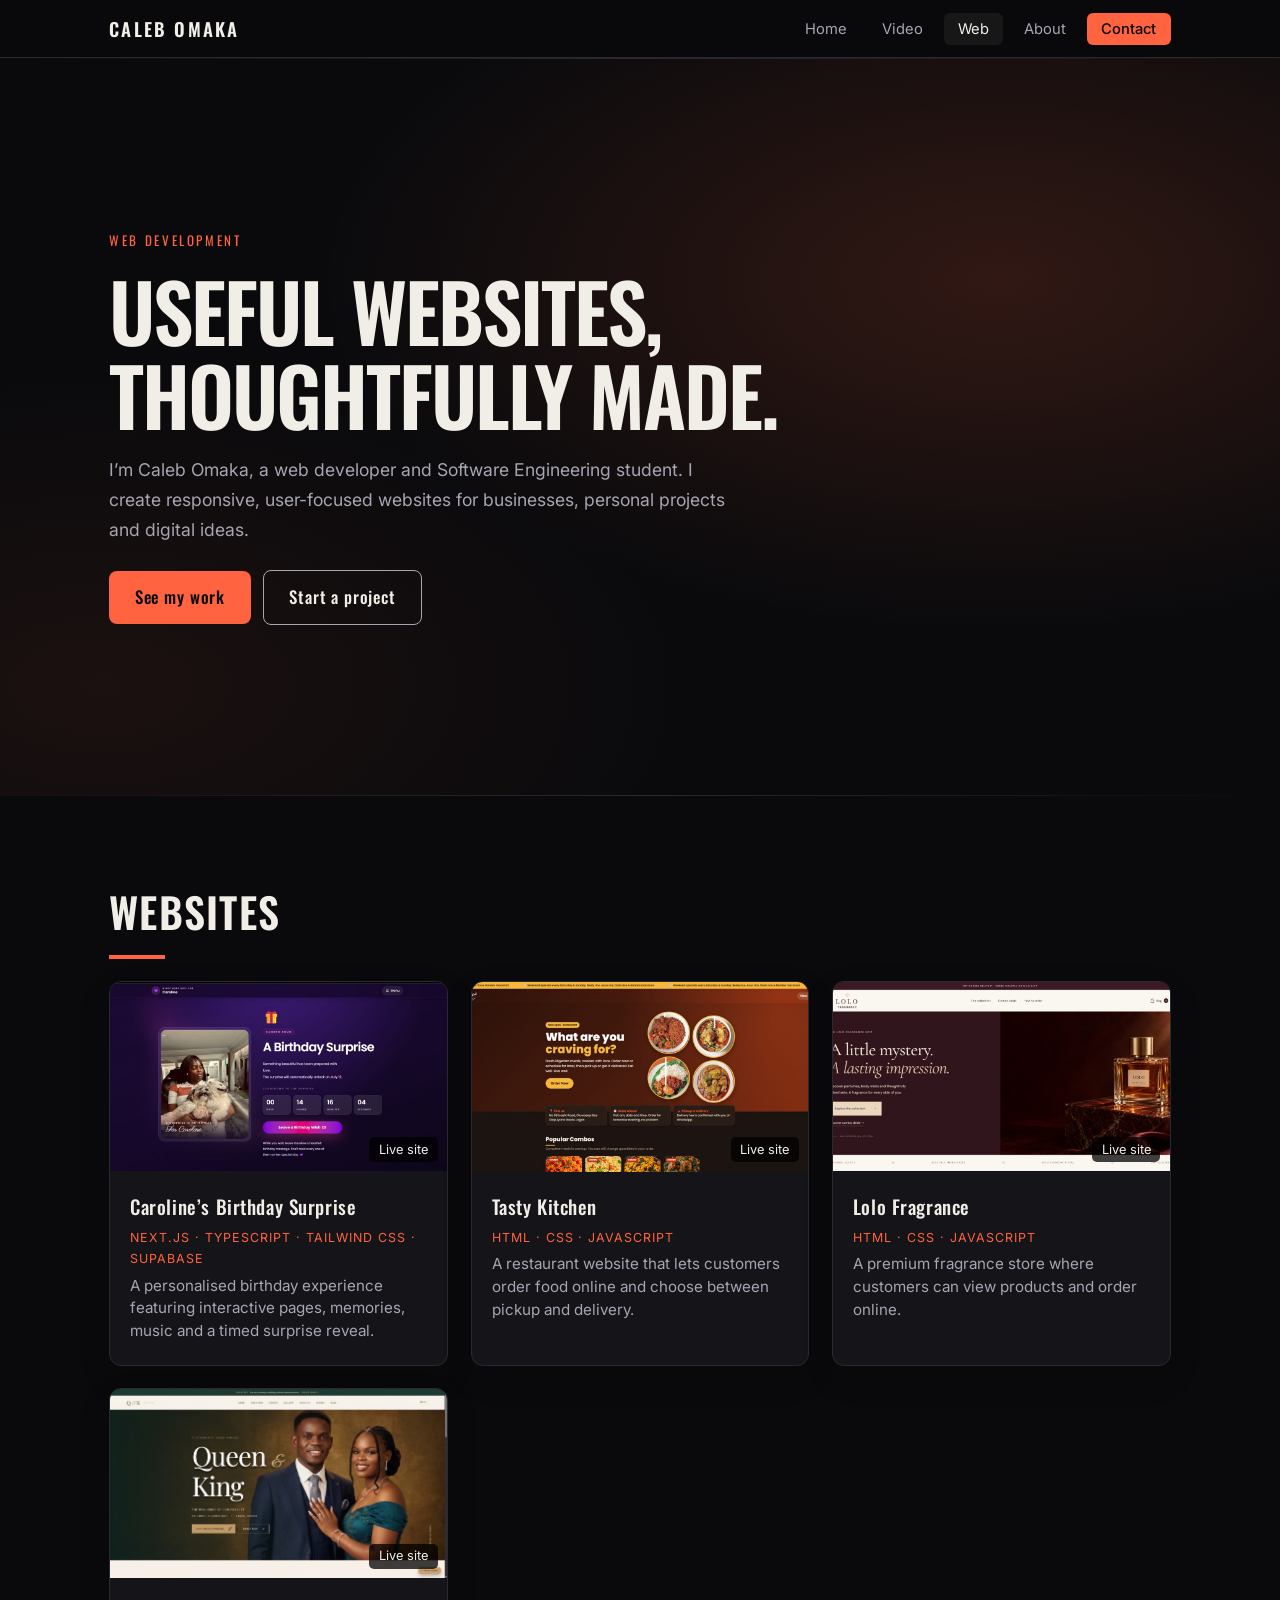
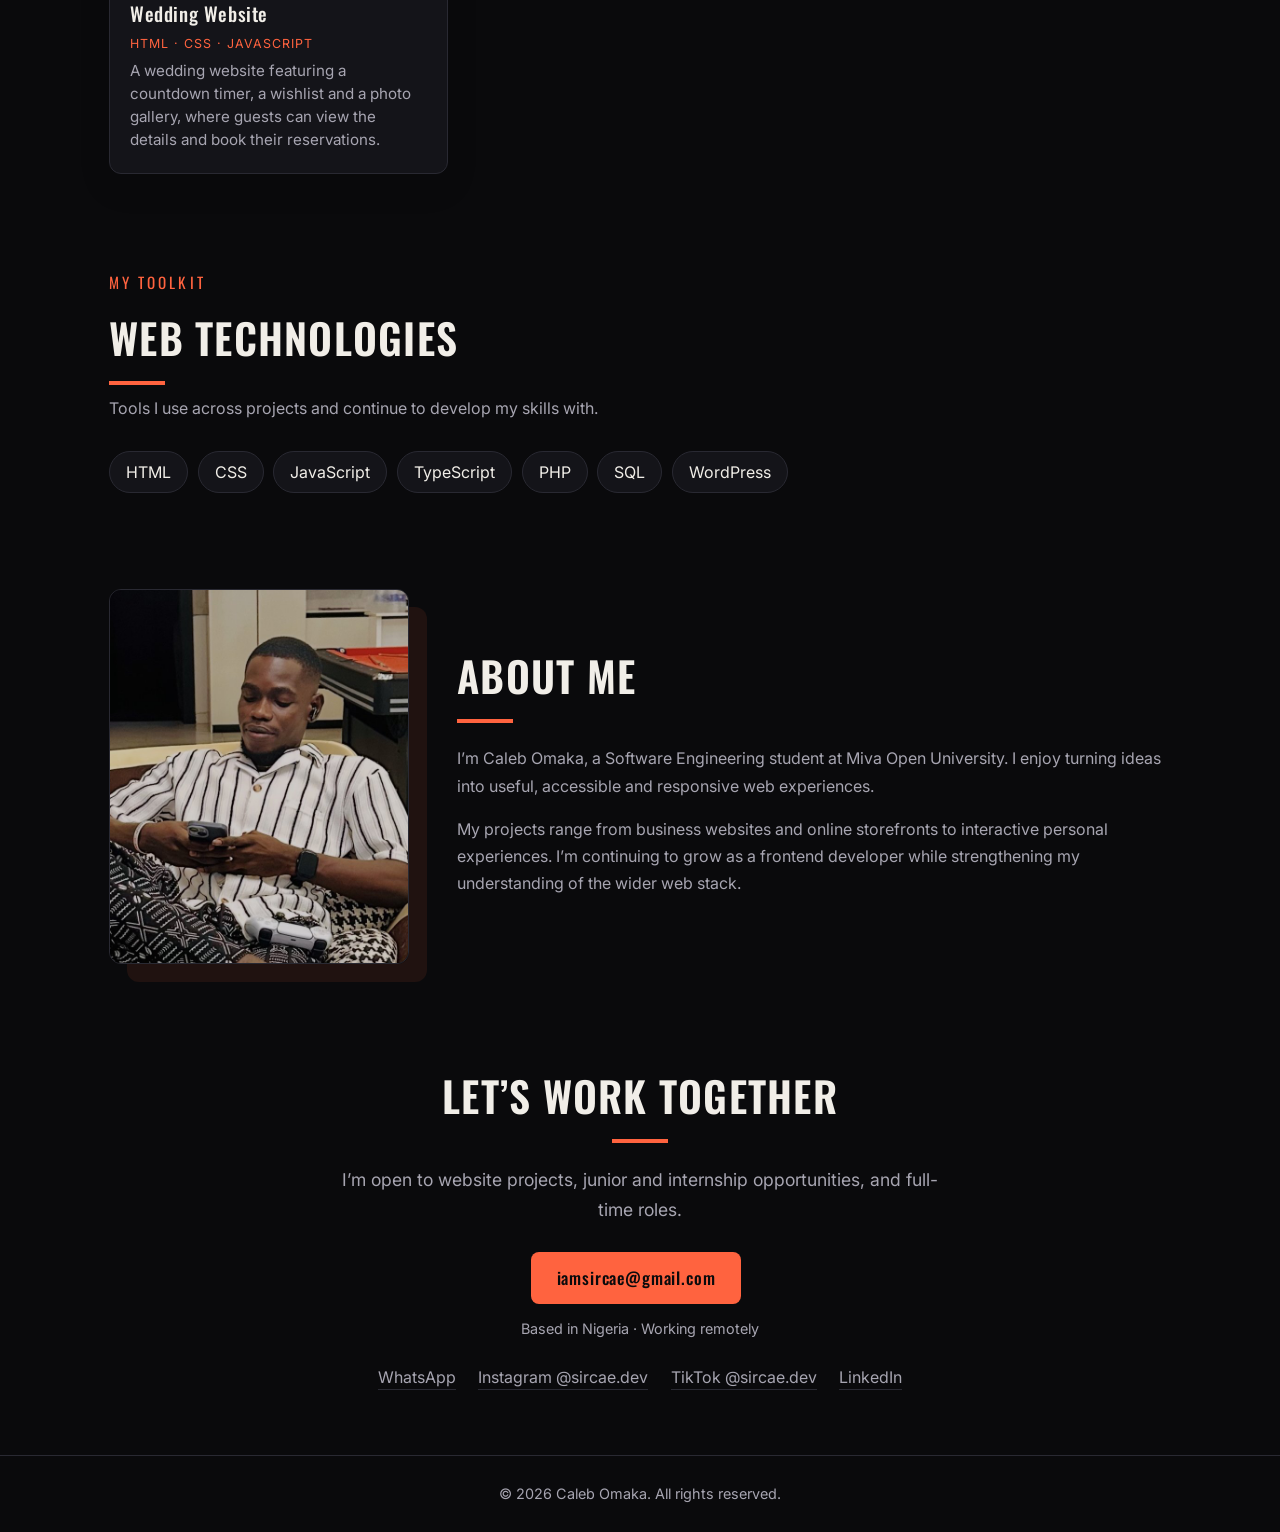
<file: web.html>
<!DOCTYPE html>
<html lang="en">
 <head>
  <meta charset="utf-8"/>
  <meta content="width=device-width, initial-scale=1" name="viewport"/>
  <meta content="#0A0A0C" name="theme-color"/>
  <meta content="Websites built by Caleb Omaka: restaurants, stores and personal projects." name="description"/>
  <link href="https://calebomaka.vercel.app/web.html" rel="canonical"/>
  <meta content="website" property="og:type"/>
  <meta content="Web Development | Caleb Omaka" property="og:title"/>
  <meta content="Websites built by Caleb Omaka: restaurants, stores and personal projects." property="og:description"/>
  <meta content="https://calebomaka.vercel.app/web.html" property="og:url"/>
  <meta content="https://calebomaka.vercel.app/images/profile.jpg" property="og:image"/>
  <title>
   Web Development | Caleb Omaka
  </title>
  <link href="favicon.svg" rel="icon" type="image/svg+xml"/>
  <link href="https://fonts.googleapis.com" rel="preconnect"/>
  <link href="https://fonts.googleapis.com/css2?family=Inter:wght@400;500&amp;family=Oswald:wght@500;600&amp;display=swap" rel="stylesheet"/>
  <link href="css/style.css" rel="stylesheet"/>
 </head>
 <body>
  <header class="top">
   <nav aria-label="Main navigation">
    <a class="logo" href="index.html">
     CALEB OMAKA
    </a>
    <button aria-controls="menu" aria-expanded="false" aria-label="Toggle navigation menu" class="menu-btn" id="menu-btn">
     ☰
    </button>
    <ul id="menu">
     <li>
      <a href="index.html">
       Home
      </a>
     </li>
     <li>
      <a href="video.html">
       Video
      </a>
     </li>
     <li>
      <a aria-current="page" class="active" href="web.html">
       Web
      </a>
     </li>
     <li>
      <a href="index.html#about">
       About
      </a>
     </li>
     <li>
      <a class="cta" href="index.html#contact">
       Contact
      </a>
     </li>
    </ul>
   </nav>
  </header>
  <main>
   <section class="hero">
    <div class="bar">
    </div>
    <div class="hero-in">
     <p class="eyebrow">
      Web development
     </p>
     <h1>
      Useful websites, thoughtfully made.
     </h1>
     <p class="lead">
      I&rsquo;m Caleb Omaka, a web developer and Software Engineering student. I create responsive, user-focused websites for businesses, personal projects and digital ideas.
     </p>
     <p>
      <a class="btn" href="#work">
       See my work
      </a>
      <a class="btn ghost" href="#contact">
       Start a project
      </a>
     </p>
    </div>
    <div class="bar">
    </div>
   </section>
   <section class="wrap reveal" id="work">
    <h2>
     Websites
    </h2>
    <div class="grid">
     <a class="card web" href="https://happybirthdaycaroline.vercel.app/" rel="noopener" target="_blank">
      <div class="thumb">
       <img alt="Screenshot of Caroline&rsquo;s Birthday Surprise" loading="lazy" src="images/web-caroline.jpg"/>
       <span class="dur">
        Live site
       </span>
      </div>
      <div class="info">
       <h3>
        Caroline&rsquo;s Birthday Surprise
       </h3>
       <span class="role">
        Next.js &middot; TypeScript &middot; Tailwind CSS &middot; Supabase
       </span>
       <p>
        A personalised birthday experience featuring interactive pages, memories, music and a timed surprise reveal.
       </p>
      </div>
     </a>
     <a class="card web" href="https://tastykiitchen.netlify.app/" rel="noopener" target="_blank">
      <div class="thumb">
       <img alt="Screenshot of Tasty Kitchen" loading="lazy" src="images/web-tasty.jpg"/>
       <span class="dur">
        Live site
       </span>
      </div>
      <div class="info">
       <h3>
        Tasty Kitchen
       </h3>
       <span class="role">
        HTML &middot; CSS &middot; JavaScript
       </span>
       <p>
        A restaurant website that lets customers order food online and choose between pickup and delivery.
       </p>
      </div>
     </a>
     <a class="card web" href="https://lolofragrance.netlify.app/" rel="noopener" target="_blank">
      <div class="thumb">
       <img alt="Screenshot of Lolo Fragrance" loading="lazy" src="images/web-lolo.jpg"/>
       <span class="dur">
        Live site
       </span>
      </div>
      <div class="info">
       <h3>
        Lolo Fragrance
       </h3>
       <span class="role">
        HTML &middot; CSS &middot; JavaScript
       </span>
       <p>
        A premium fragrance store where customers can view products and order online.
       </p>
      </div>
     </a>
     <!-- To add a website: copy a card above, change the link, screenshot, title and text. Add a new project card when you have another completed website to showcase. -->
     <a class="card web" href="https://sircae-wedding-demo.onrender.com/" rel="noopener" target="_blank">
      <div class="thumb">
       <img alt="Preview of the wedding website" src="images/web-wedding.jpg"/>
       <span class="dur">
        Live site
       </span>
      </div>
      <div class="info">
       <h3>
        Wedding Website
       </h3>
       <span class="role">
        HTML &middot; CSS &middot; JavaScript
       </span>
       <p>
        A wedding website featuring a countdown timer, a wishlist and a photo gallery, where guests can view the details and book their reservations.
       </p>
      </div>
     </a>
    </div>
   </section>
   <section class="wrap reveal">
    <div class="section-intro">
     <p class="eyebrow">
      My toolkit
     </p>
     <h2>
      Web technologies
     </h2>
     <p class="section-copy">
      Tools I use across projects and continue to develop my skills with.
     </p>
    </div>
    <ul class="tags">
     <li>
      HTML
     </li>
     <li>
      CSS
     </li>
     <li>
      JavaScript
     </li>
     <li>
      TypeScript
     </li>
     <li>
      PHP
     </li>
     <li>
      SQL
     </li>
     <li>
      WordPress
     </li>
    </ul>
   </section>
   <section class="wrap about reveal" id="about">
    <img alt="Portrait of Caleb Omaka" src="images/profile.jpg"/>
    <div>
     <h2>
      About me
     </h2>
     <p>
      I&rsquo;m Caleb Omaka, a Software Engineering student at Miva Open University. I enjoy turning ideas into useful, accessible and responsive web experiences.
     </p>
     <p>
      My projects range from business websites and online storefronts to interactive personal experiences. I&rsquo;m continuing to grow as a frontend developer while strengthening my understanding of the wider web stack.
     </p>
    </div>
   </section>
   <section class="wrap contact reveal" id="contact">
    <h2>
     Let&rsquo;s work together
    </h2>
    <p class="lead">
     I&rsquo;m open to website projects, junior and internship opportunities, and full-time roles.
    </p>
    <p>
     <a class="btn" href="https://mail.google.com/mail/?view=cm&amp;fs=1&amp;to=iamsircae%40gmail.com&amp;su=Web%20development%20enquiry&amp;body=Hello%20Caleb%2C%20I%20came%20across%20your%20web%20development%20portfolio%20and%20would%20like%20to%20discuss%20a%20website%20project%20or%20professional%20opportunity.%20Please%20let%20me%20know%20when%20you%20are%20available.%20Thank%20you." rel="noopener noreferrer" target="_blank">
      iamsircae@gmail.com
     </a>
    </p>
    <p class="meta">
     Based in Nigeria &middot; Working remotely
    </p>
    <ul class="social">
     <li>
      <a href="https://wa.me/2349127737496?text=Hello%20Caleb%2C%20I%20came%20across%20your%20web%20development%20portfolio%20and%20would%20like%20to%20discuss%20a%20website%20project%20or%20professional%20opportunity.%20Please%20let%20me%20know%20when%20you%20are%20available.%20Thank%20you." rel="noopener" target="_blank">
       WhatsApp
      </a>
     </li>
     <li>
      <a href="https://instagram.com/sircae.dev" rel="noopener" target="_blank">
       Instagram @sircae.dev
      </a>
     </li>
     <li>
      <a href="https://tiktok.com/@sircae.dev" rel="noopener" target="_blank">
       TikTok @sircae.dev
      </a>
     </li>
     <li>
      <a href="https://linkedin.com/in/caleb-omaka" rel="noopener" target="_blank">
       LinkedIn
      </a>
     </li>
    </ul>
   </section>
  </main>
  <footer>
   <p>
    &copy;
    <span id="year">
     2026
    </span>
    Caleb Omaka. All rights reserved.
   </p>
  </footer>
  <script src="js/script.js">
  </script>
 </body>
</html>
</file>
<file: css/style.css>
:root{--bg:#0A0A0C;--panel:#131318;--line:#26262e;--text:#F1EEE8;--muted:#a09dab;--accent:#FF4D2E;--r:12px}
*{box-sizing:border-box;margin:0;padding:0}
html{scroll-behavior:smooth;scroll-padding-top:70px}
body{background:var(--bg);color:var(--text);font-family:Inter,Arial,sans-serif;line-height:1.7}
h1,h2,h3,.logo,.btn,.eyebrow,.chip{font-family:Oswald,"Arial Narrow",Arial,sans-serif}
a{color:inherit}
:focus-visible{outline:3px solid var(--accent);outline-offset:3px}
.top{position:sticky;top:0;z-index:20;background:rgba(10,10,12,.88);backdrop-filter:blur(10px);border-bottom:1px solid var(--line)}
nav{max-width:1100px;margin:auto;padding:.8rem 1.2rem;display:flex;justify-content:space-between;align-items:center}
.logo{text-decoration:none;font-weight:600;letter-spacing:.12em;font-size:1.15rem}
nav ul{display:flex;gap:.4rem;list-style:none;align-items:center}
nav ul a{text-decoration:none;padding:.45rem .9rem;border-radius:6px;color:var(--muted);transition:color .2s,background .2s}
nav ul a:hover{color:var(--text)}
nav ul a.cta{background:var(--accent);color:#0A0A0C;font-weight:500}
.menu-btn{display:none;background:none;color:var(--text);border:1px solid var(--line);border-radius:6px;padding:.3rem .7rem;font-size:1.2rem;cursor:pointer}
.hero{min-height:88vh;display:flex;flex-direction:column;justify-content:space-between;background:radial-gradient(900px 500px at 80% 20%,rgba(255,77,46,.18),transparent 60%),var(--bg)}
.bar{height:7vh;background:#000}
.hero-in{max-width:1100px;margin:auto;padding:2rem 1.2rem;width:100%}
.eyebrow{color:var(--accent);letter-spacing:.2em;text-transform:uppercase;font-size:.95rem;margin-bottom:1rem}
h1{font-size:clamp(2.3rem,6.5vw,5rem);line-height:1.05;font-weight:600;max-width:15ch;margin-bottom:1.2rem;text-transform:uppercase}
.lead{color:var(--muted);max-width:56ch;font-size:1.1rem;margin-bottom:1.6rem}
.btn{display:inline-block;background:var(--accent);color:#0A0A0C;padding:.75rem 1.6rem;border-radius:8px;text-decoration:none;font-weight:500;letter-spacing:.05em;font-size:1.05rem;transition:transform .2s,box-shadow .2s;margin-right:.5rem}
.btn:hover{transform:translateY(-3px);box-shadow:0 8px 24px rgba(255,77,46,.35)}
.btn.ghost{background:transparent;color:var(--text);border:1px solid var(--muted)}
.wrap{max-width:1100px;margin:auto;padding:4.5rem 1.2rem 1rem}
h2{font-size:clamp(1.8rem,4vw,2.6rem);text-transform:uppercase;letter-spacing:.03em;margin-bottom:1.4rem;font-weight:600}
h2::after{content:"";display:block;width:56px;height:4px;background:var(--accent);margin-top:.5rem}
.filters{display:flex;gap:.6rem;margin-bottom:1.6rem;flex-wrap:wrap}
.chip{background:var(--panel);color:var(--muted);border:1px solid var(--line);padding:.45rem 1.1rem;border-radius:30px;cursor:pointer;font-size:1rem;letter-spacing:.04em}
.chip.on,.chip:hover{background:var(--accent);color:#0A0A0C;border-color:var(--accent)}
.grid{display:grid;grid-template-columns:repeat(auto-fill,minmax(300px,1fr));gap:1.4rem}
.card{background:var(--panel);border:1px solid var(--line);border-radius:var(--r);overflow:hidden;text-decoration:none;transition:transform .25s,border-color .25s}
.card:hover{transform:translateY(-6px);border-color:var(--accent)}
.card.hide{display:none}
.thumb{position:relative;aspect-ratio:16/9;overflow:hidden}
.thumb img{width:100%;height:100%;object-fit:cover;display:block;transition:transform .5s}
.card:hover .thumb img{transform:scale(1.07)}
.play{position:absolute;inset:0;margin:auto;width:56px;height:56px;border-radius:50%;background:rgba(255,77,46,.92);color:#0A0A0C;display:grid;place-items:center;font-size:1.2rem;padding-left:4px;opacity:0;transform:scale(.8);transition:.25s}
.card:hover .play,.card:focus-visible .play{opacity:1;transform:none}
.dur{position:absolute;right:.6rem;bottom:.6rem;background:rgba(0,0,0,.75);padding:.1rem .6rem;border-radius:5px;font-size:.8rem}
.info{padding:1rem 1.1rem 1.2rem}
.info h3{font-size:1.2rem;font-weight:500;letter-spacing:.03em;margin-bottom:.2rem}
.info p{color:var(--muted);font-size:.95rem;line-height:1.5}
.grid3{display:grid;grid-template-columns:repeat(auto-fit,minmax(260px,1fr));gap:1.2rem}
.panel{background:var(--panel);border:1px solid var(--line);border-top:3px solid var(--accent);border-radius:var(--r);padding:1.5rem}
.panel h3{font-size:1.3rem;font-weight:500;margin-bottom:.5rem}
.panel p{color:var(--muted)}
.tags{list-style:none;display:flex;flex-wrap:wrap;gap:.6rem}
.tags li{background:var(--panel);border:1px solid var(--line);padding:.4rem 1rem;border-radius:30px}
.about{display:grid;grid-template-columns:300px 1fr;gap:2.5rem;align-items:center}
.about img{width:100%;border-radius:var(--r);border:1px solid var(--line)}
.about p{color:var(--muted);margin-bottom:1rem}
.contact{text-align:center;padding-bottom:3rem}
.contact h2::after{margin:.5rem auto 0}.contact .lead{margin:0 auto 1.4rem}
.social{list-style:none;display:flex;justify-content:center;gap:1.4rem;flex-wrap:wrap;margin-top:1.4rem}
.social a{color:var(--muted);text-decoration:none;border-bottom:1px solid var(--line);padding-bottom:2px;transition:color .2s,border-color .2s}
.social a:hover{color:var(--accent);border-color:var(--accent)}
footer{border-top:1px solid var(--line);text-align:center;padding:1.6rem;color:var(--muted);font-size:.9rem}
.reveal{opacity:0;transform:translateY(24px);transition:opacity .7s,transform .7s}
.reveal.in{opacity:1;transform:none}
@media(max-width:760px){
.menu-btn{display:block}
nav ul{display:none;position:absolute;top:100%;left:0;right:0;flex-direction:column;align-items:stretch;background:var(--bg);padding:.6rem 1.2rem 1rem;border-bottom:1px solid var(--line)}
nav ul.open{display:flex}
.about{grid-template-columns:1fr}.about img{max-width:260px}}
@media(prefers-reduced-motion:reduce){html{scroll-behavior:auto}*{transition:none!important}.reveal{opacity:1;transform:none}}

.reel video{width:100%;aspect-ratio:16/9;background:#000;border-radius:var(--r);border:1px solid var(--line);display:block}
.role{display:block;color:var(--accent);font-size:.78rem;letter-spacing:.08em;text-transform:uppercase;margin-bottom:.35rem}
.meta{color:var(--muted);font-size:.9rem;margin-top:.8rem}

.group-title{font-size:1.5rem;font-weight:500;letter-spacing:.06em;text-transform:uppercase;margin-bottom:1.2rem;display:flex;align-items:center;gap:.8rem}
.group-title span{color:var(--accent);font-size:1rem;border:1px solid var(--accent);border-radius:30px;padding:0 .7rem}
.divider{position:relative;height:1px;margin:3.5rem 0;background:linear-gradient(90deg,transparent,var(--line) 15%,var(--accent) 50%,var(--line) 85%,transparent)}
.divider i{position:absolute;left:50%;top:50%;width:11px;height:11px;background:var(--accent);transform:translate(-50%,-50%) rotate(45deg)}
.group.hide,.divider.hide{display:none}
nav ul a.active{color:var(--text)}
.card .thumb{background:linear-gradient(135deg,#1a1a22,#0a0a0c)}
.card.web .thumb img{object-position:top}
.about img{aspect-ratio:4/5;object-fit:cover}

.more{text-align:center;margin-top:1.6rem}
.ph{border-style:dashed}
.ph:hover{transform:none;border-color:var(--line)}
.ph .thumb{display:grid;place-items:center}
.soon{color:var(--muted);letter-spacing:.2em;text-transform:uppercase;font-size:.8rem}

.tool-label{color:var(--muted);font-family:Oswald,Arial,sans-serif;font-weight:500;font-size:.95rem;letter-spacing:.12em;text-transform:uppercase;margin:1.2rem 0 .6rem}

/* Portfolio refinement */
:root{--accent:#ff633f;--panel:#141419;--line:#292932;--muted:#a7a5b1}
.hero{min-height:82vh;position:relative;overflow:hidden;background:radial-gradient(ellipse at 78% 30%,rgba(255,99,63,.16),transparent 48%),radial-gradient(ellipse at 8% 85%,rgba(255,99,63,.07),transparent 35%),var(--bg)}
.hero .bar{height:1px;background:linear-gradient(90deg,transparent,var(--line),transparent)}
.hero-in{padding-top:5rem;padding-bottom:5rem}
.hero h1{max-width:17ch;letter-spacing:-.025em}
.hero .eyebrow{font-size:.82rem}
.pathway-actions{display:flex;flex-wrap:wrap;gap:.65rem;margin-top:.4rem}
.pathway-actions .btn{margin:0}
.hero-note{color:var(--muted);font-size:.88rem;letter-spacing:.08em;text-transform:uppercase;margin-top:1.5rem}
.section-intro{max-width:680px;margin-bottom:1.8rem}
.section-intro h2{margin-bottom:.65rem}
.section-copy{color:var(--muted);max-width:62ch}
.section-intro .eyebrow{margin-bottom:.4rem}
.cv-grid{margin-top:.5rem}
.cv-grid .panel{padding:1.8rem;min-height:230px;display:flex;flex-direction:column;align-items:flex-start}
.cv-number{color:var(--accent);font-size:.72rem;letter-spacing:.14em;font-weight:600;margin-bottom:1rem}
.cv-grid .panel h3{font-size:1.45rem}
.cv-grid .panel p{margin-bottom:1.2rem}
.text-link{color:var(--text);text-decoration:none;border-bottom:1px solid var(--accent);padding-bottom:.2rem;margin-top:auto;font-size:.9rem}
.text-link:hover{color:var(--accent)}
.card{box-shadow:0 12px 32px rgba(0,0,0,.12)}
.card .info{padding:1.2rem 1.25rem 1.35rem}
.info p{margin-top:.35rem}
.group{margin-top:1rem}
.wrap{padding-top:5rem}
.about{gap:3rem}
.about img{max-width:320px;box-shadow:18px 18px 0 rgba(255,99,63,.09)}
.contact{padding-top:5rem;padding-bottom:4rem}
.contact .btn{margin-top:.25rem}
nav ul a{font-size:.92rem}
nav ul a.active{color:var(--text);background:rgba(255,255,255,.055)}
.btn.ghost:hover{border-color:var(--accent);color:var(--accent);box-shadow:none}
@media(max-width:760px){
 .hero{min-height:76vh}
 .hero-in{padding-top:4rem;padding-bottom:4rem}
 .pathway-actions{align-items:stretch;flex-direction:column;max-width:320px}
 .pathway-actions .btn{text-align:center}
 .wrap{padding-top:3.7rem}
 .cv-grid .panel{min-height:0}
 .about{gap:1.8rem}
}
</file>
